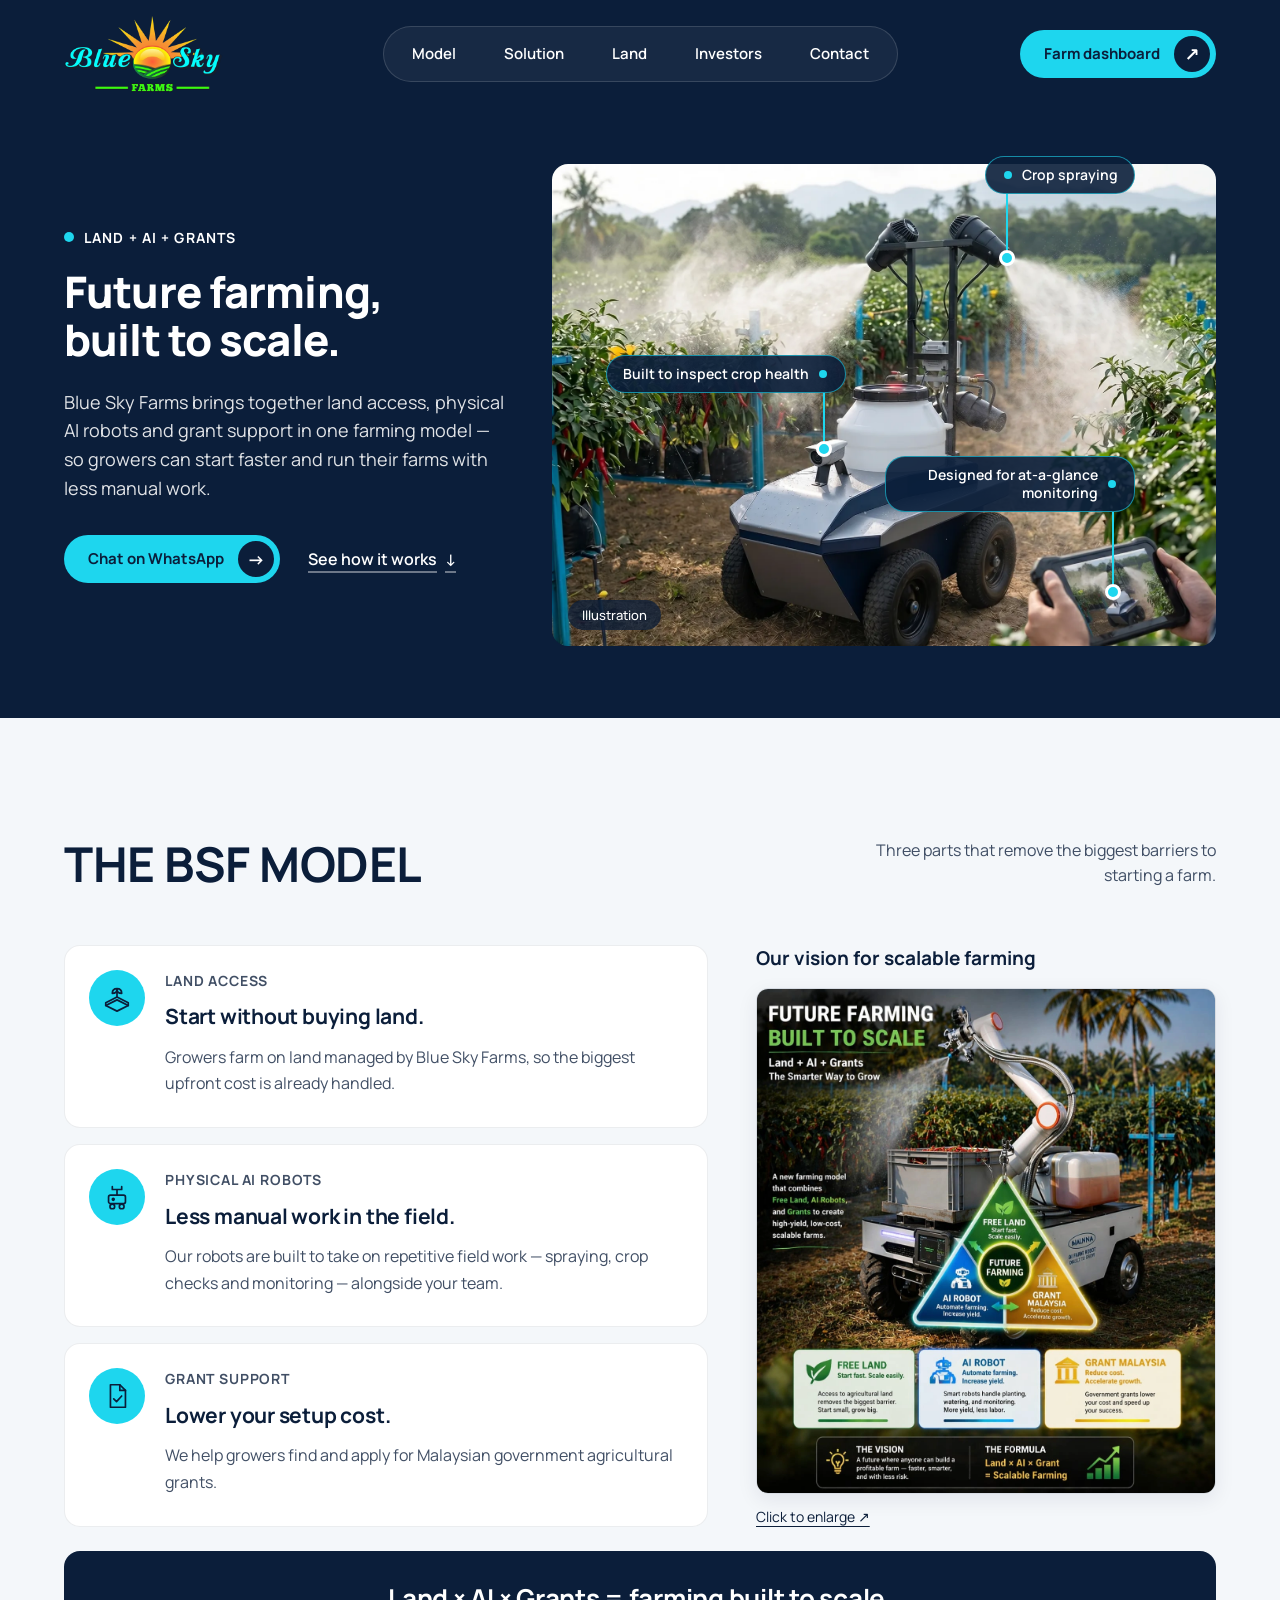
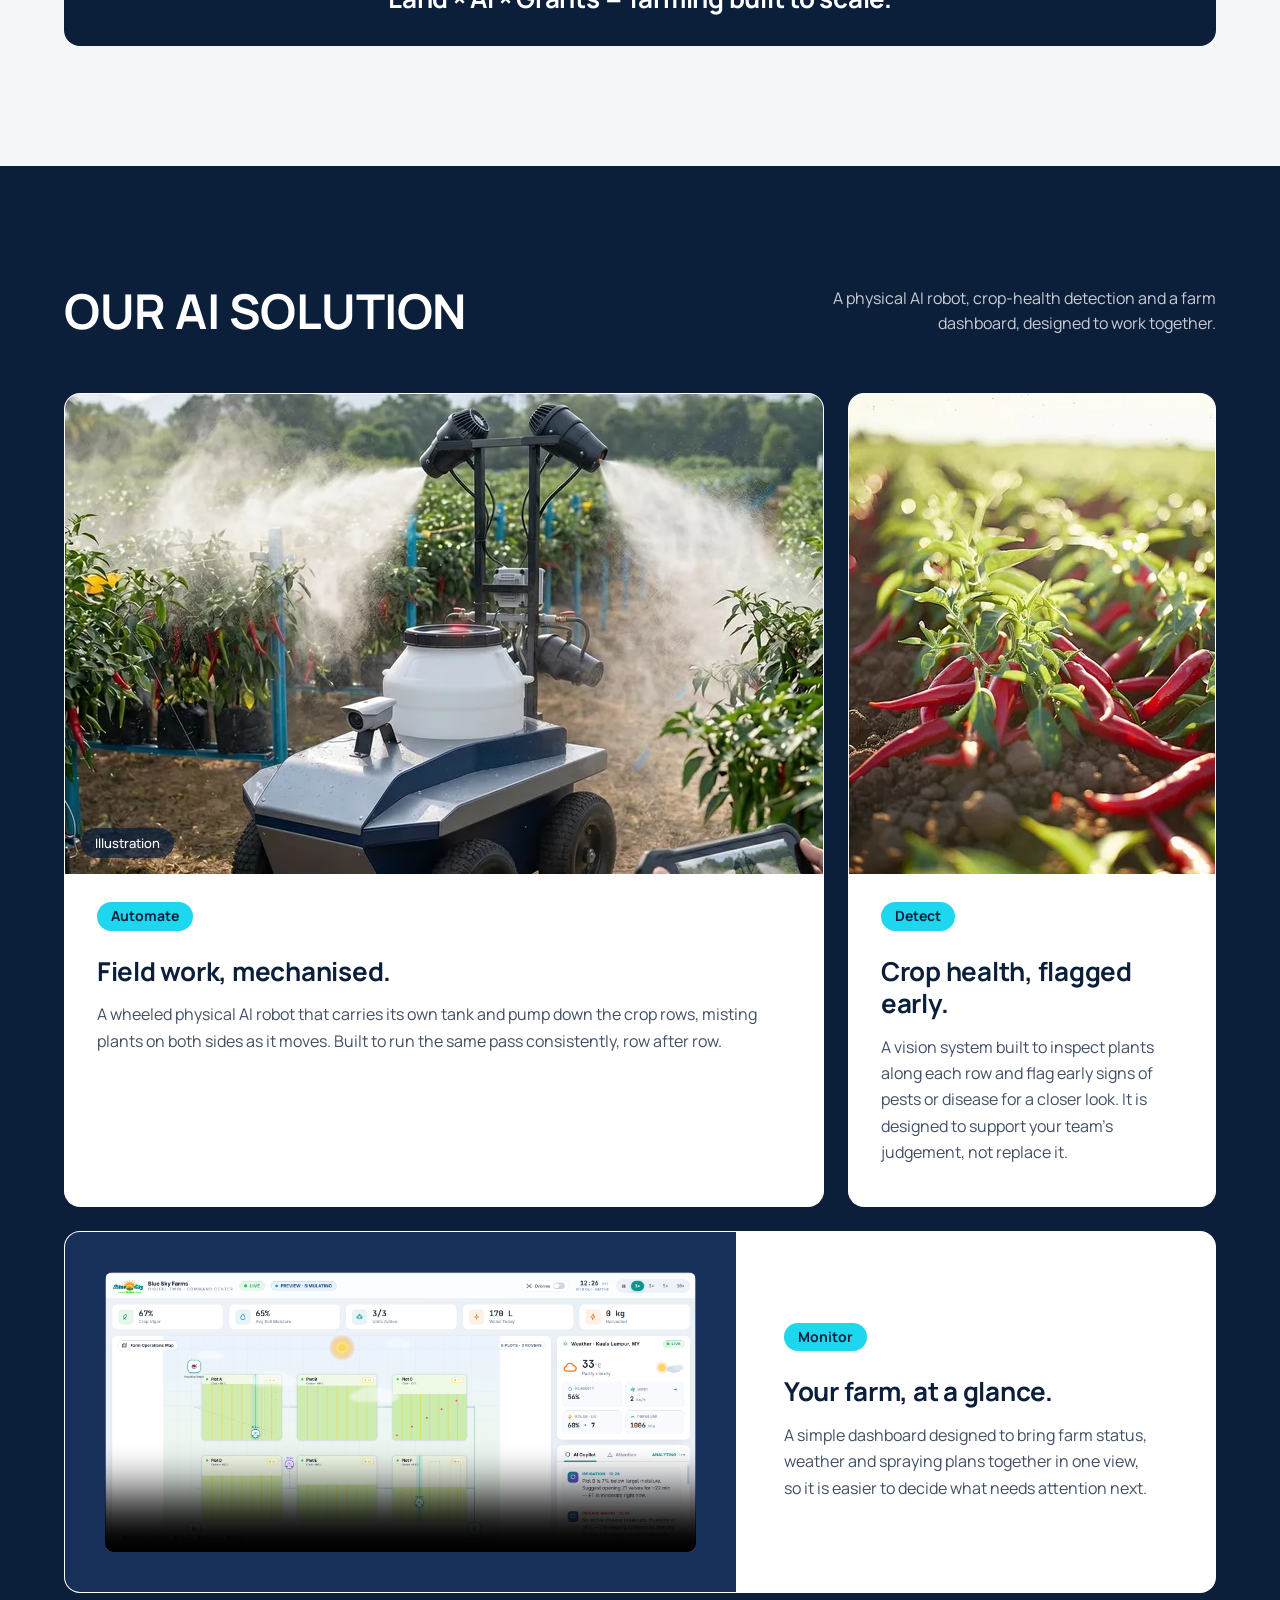
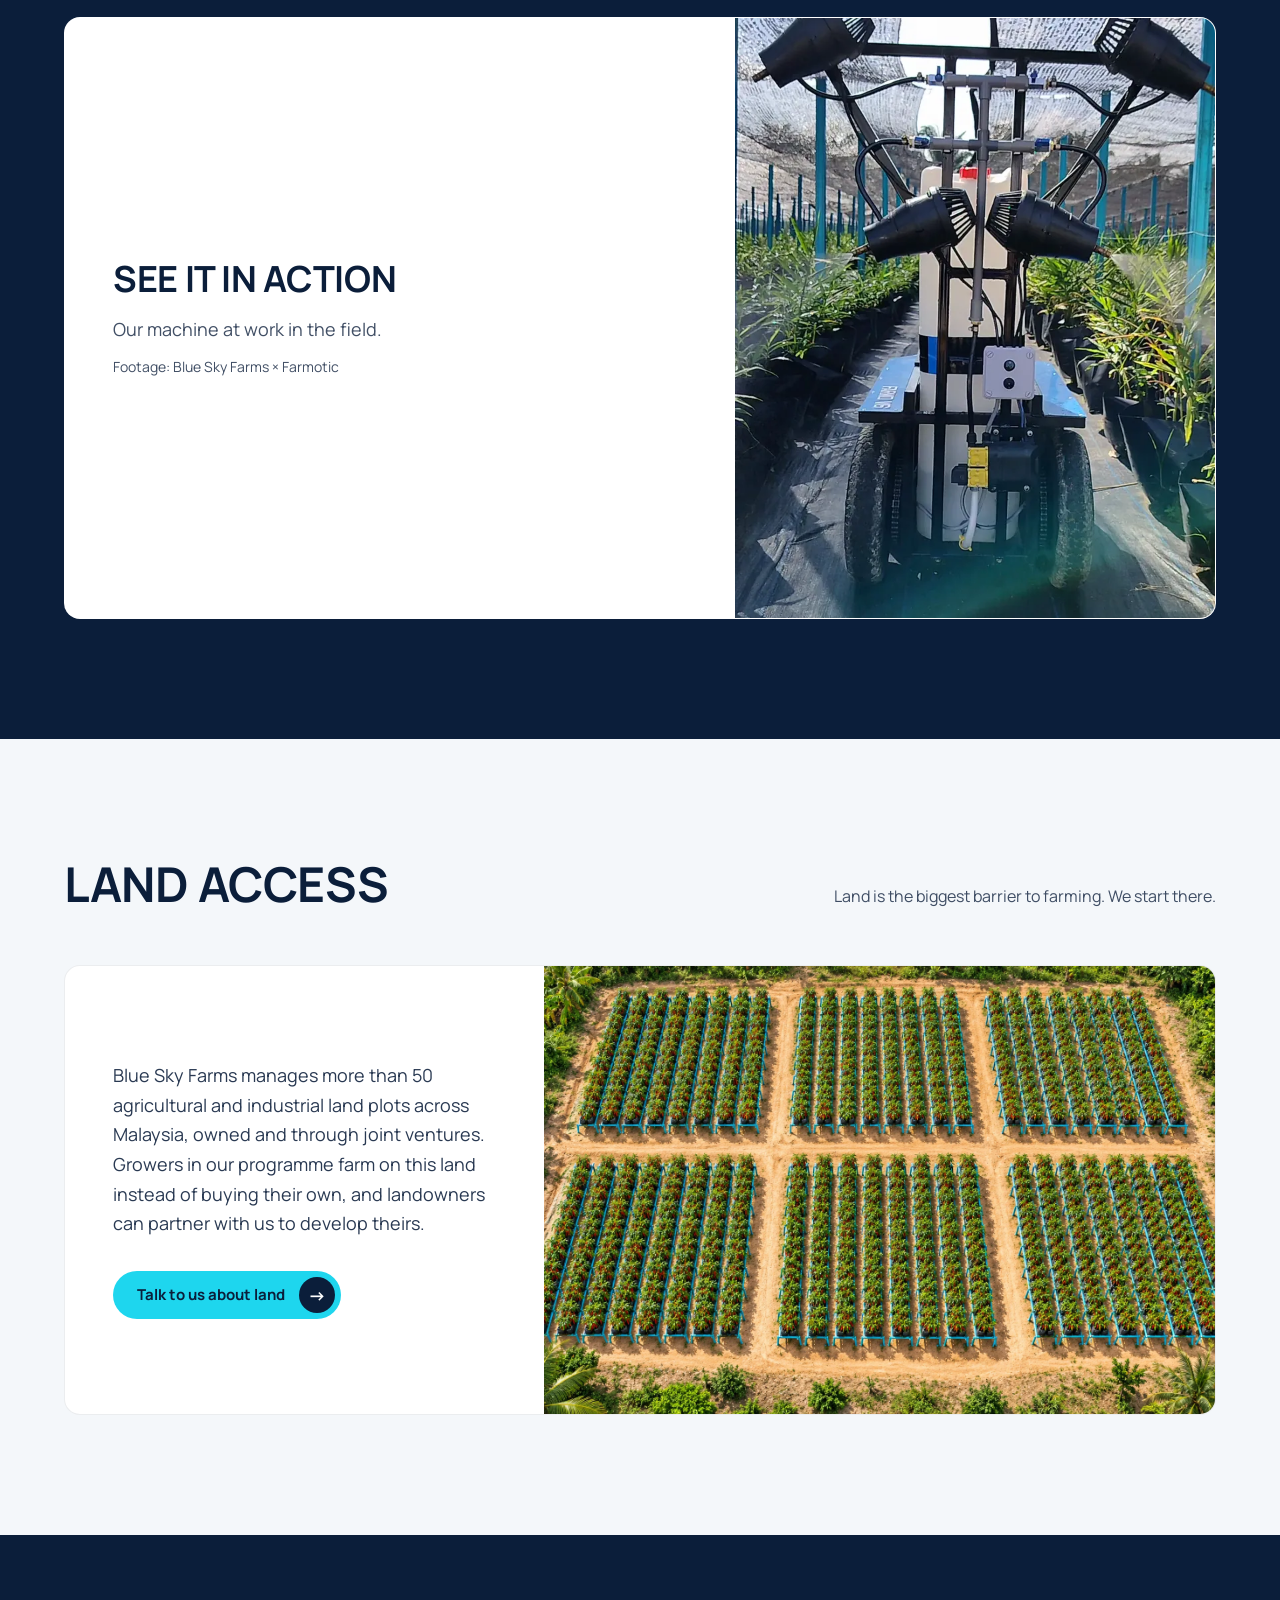
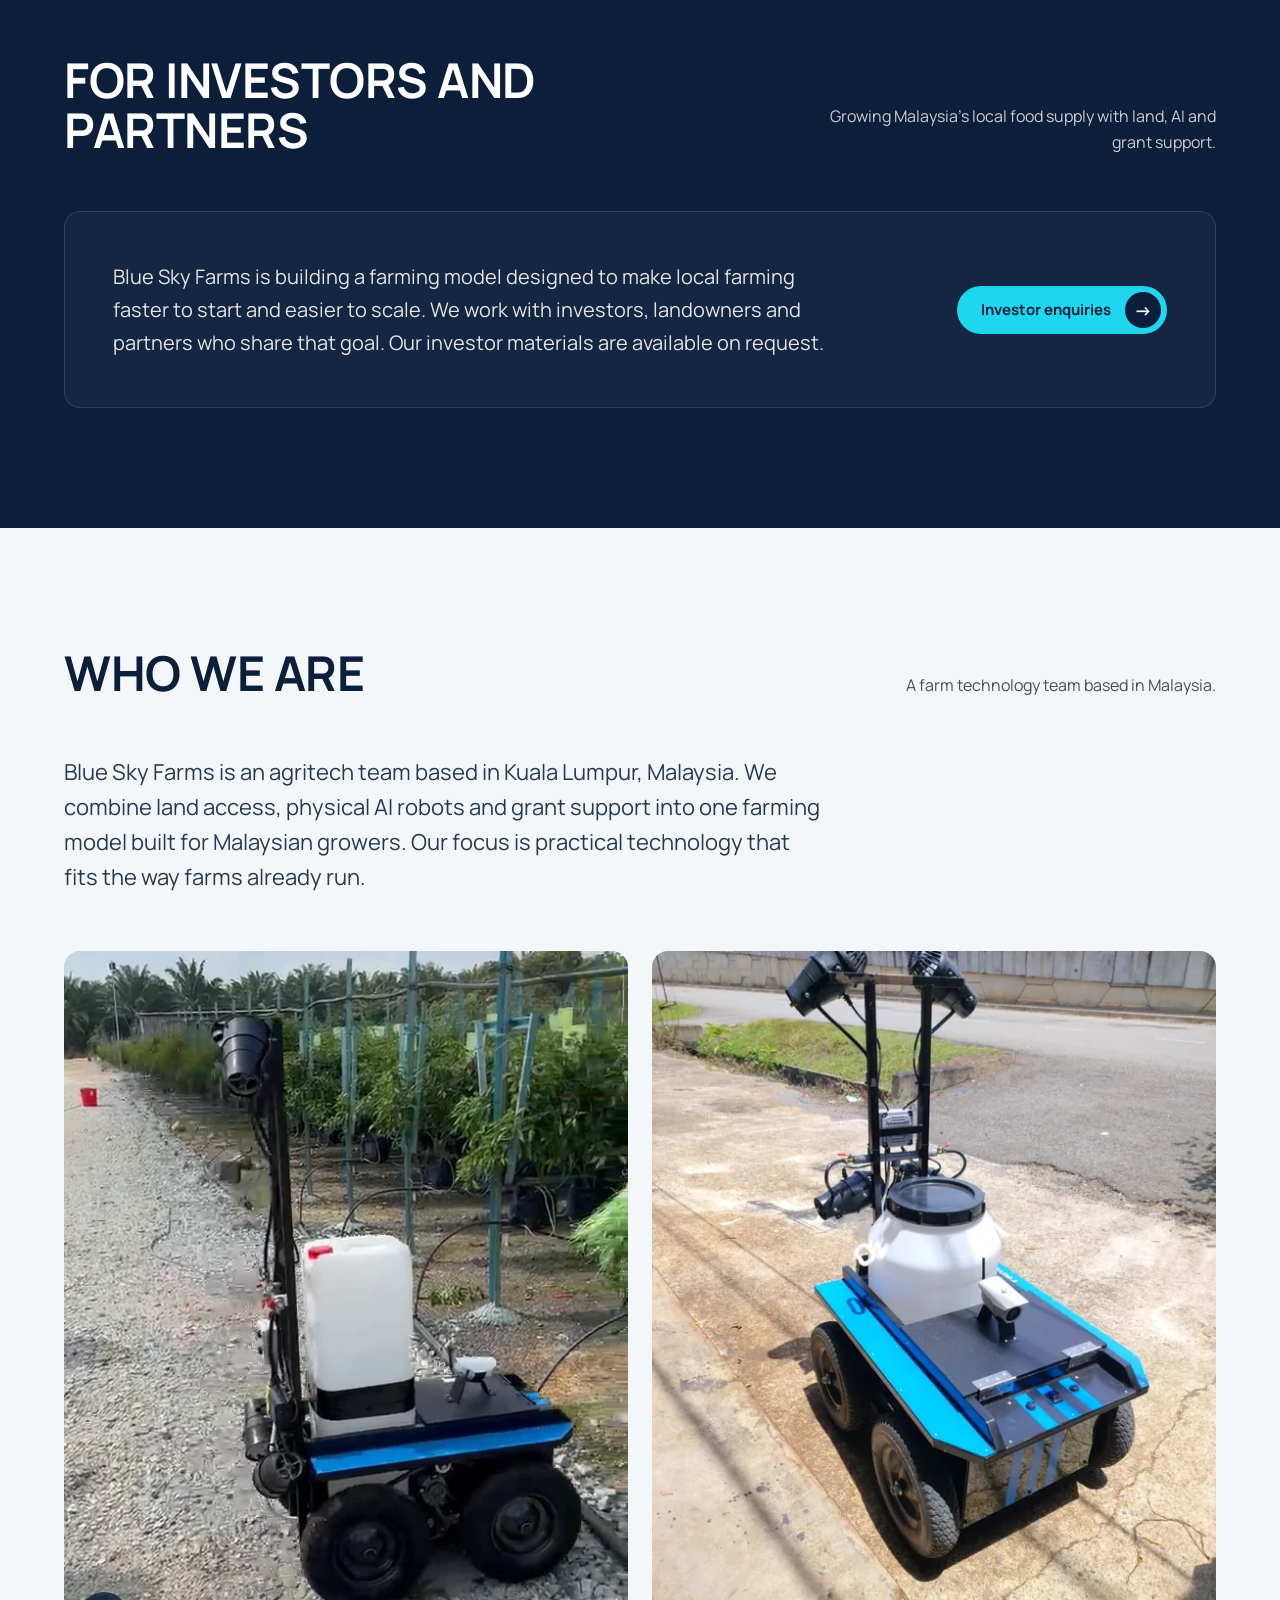
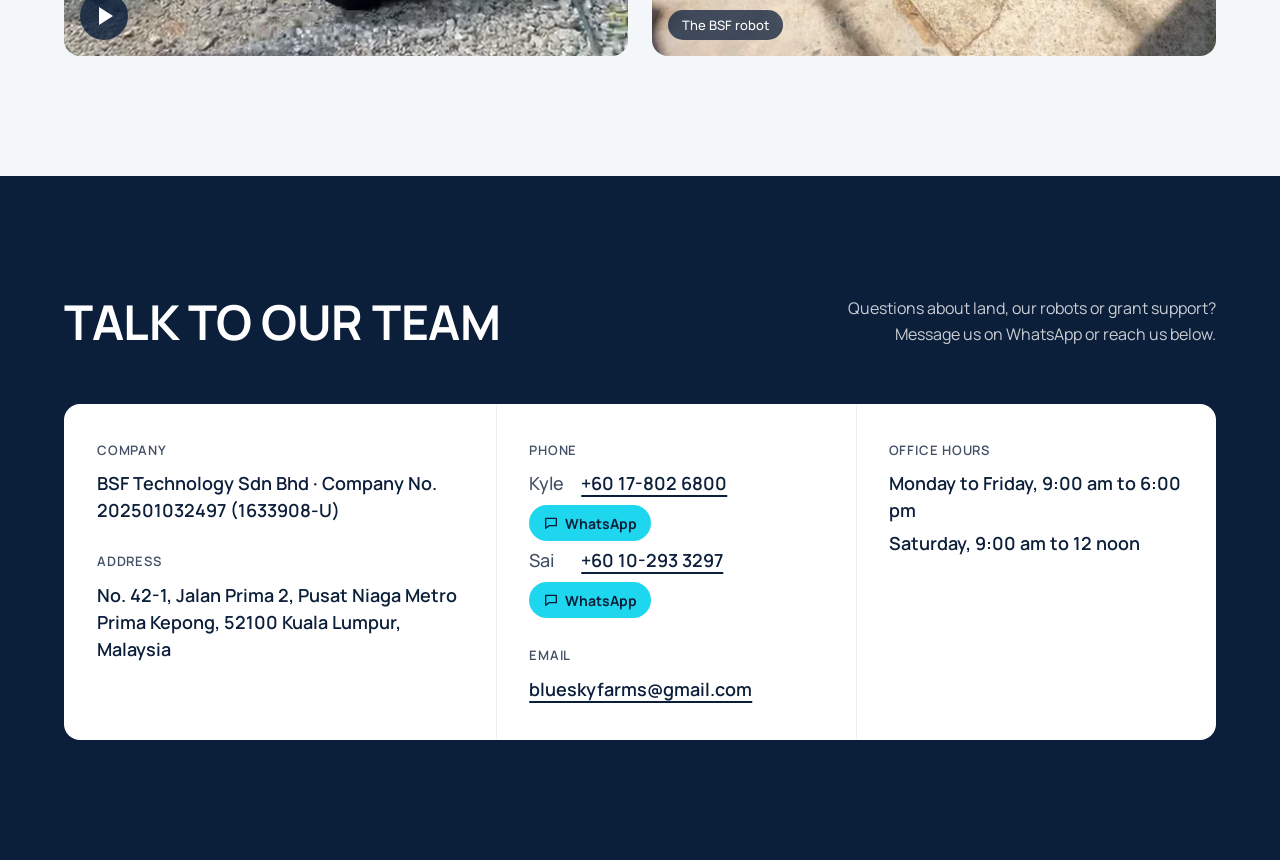
<file: index.html>
<!DOCTYPE html>
<html lang="en">
<head>
  <meta charset="utf-8">
  <meta name="viewport" content="width=device-width, initial-scale=1">
  <title>Blue Sky Farms — Land, AI robots and grant support</title>
  <meta name="description" content="Blue Sky Farms combines land access, physical AI robots and grant support into one farming model for Malaysian growers. Based in Kuala Lumpur.">

  <!-- Share preview (Open Graph) -->
  <meta property="og:type" content="website">
  <meta property="og:site_name" content="Blue Sky Farms">
  <meta property="og:title" content="Blue Sky Farms — Land, AI robots and grant support">
  <meta property="og:description" content="Blue Sky Farms combines land access, physical AI robots and grant support into one farming model for Malaysian growers. Based in Kuala Lumpur.">
  <meta property="og:url" content="https://blueskyfarm.site/">
  <meta property="og:image" content="https://blueskyfarm.site/assets/og-image.jpg">
  <meta property="og:image:width" content="1200">
  <meta property="og:image:height" content="630">
  <meta property="og:image:alt" content="Illustration of the Blue Sky Farms wheeled robot misting rows of chilli plants">
  <meta name="twitter:card" content="summary_large_image">

  <!-- Favicon: the logo's sun mark -->
  <link rel="icon" href="assets/favicon.ico" sizes="any">
  <link rel="icon" href="assets/favicon-48.png" type="image/png" sizes="48x48">
  <link rel="apple-touch-icon" href="assets/apple-touch-icon.png">

  <link rel="preconnect" href="https://fonts.googleapis.com">
  <link rel="preconnect" href="https://fonts.gstatic.com" crossorigin>
  <link rel="stylesheet" href="https://fonts.googleapis.com/css2?family=Manrope:wght@400;500;600;700;800&amp;display=swap">
  <link rel="stylesheet" href="styles.css">
</head>
<body>

  <!-- M1: Navigation -->
  <header class="band band--navy site-header">
    <nav class="canvas nav" aria-label="Main">
      <img class="nav__logo" src="assets/logo.png" alt="Blue Sky Farms" width="490" height="240">
      <ul class="nav__links">
        <li><a class="nav__link" href="#model">Model</a></li>
        <li><a class="nav__link" href="#solution">Solution</a></li>
        <li><a class="nav__link" href="#land">Land</a></li>
        <li><a class="nav__link" href="#investors">Investors</a></li>
        <li><a class="nav__link" href="#contact">Contact</a></li>
      </ul>
      <a class="cta" href="https://edu-farm-theta.vercel.app/" target="_blank" rel="noopener">Farm dashboard <span class="cta__arrow" aria-hidden="true">↗</span></a>
    </nav>
  </header>

  <main>

    <!-- M2: Hero -->
    <section class="band band--navy hero" id="hero" aria-labelledby="hero-title">
      <div class="canvas hero__grid">
        <div class="hero__copy">
          <p class="hero__eyebrow">Land + AI + Grants</p>
          <h1 class="hero__title" id="hero-title">Future farming, built to scale.</h1>
          <p class="hero__sub">Blue Sky Farms brings together land access, physical AI robots and grant support in one farming model — so growers can start faster and run their farms with less manual work.</p>
          <div class="hero__actions">
            <a class="cta" href="https://wa.me/60178026800?text=Hi%20Blue%20Sky%20Farms%2C%20I%27d%20like%20to%20know%20more%20about%20your%20farming%20model." target="_blank" rel="noopener" aria-label="Chat with Kyle on WhatsApp (opens in a new tab)">Chat on WhatsApp <span class="cta__arrow" aria-hidden="true">→</span></a>
            <a class="hero__more" href="#model">See how it works <span aria-hidden="true">↓</span></a>
          </div>
        </div>

        <figure class="hero__media">
          <div class="hero__frame">
            <img class="hero__image" src="assets/hero.webp" alt="Illustration of our wheeled physical AI robot misting rows of chilli plants, watched on a handheld tablet" width="1600" height="1161">
            <ul class="hotspots">
              <li class="hotspot hotspot--spray"><span class="hotspot__dot" aria-hidden="true"></span><span class="hotspot__line" aria-hidden="true"></span><span class="hotspot__label">Crop spraying</span></li>
              <li class="hotspot hotspot--camera hotspot--end"><span class="hotspot__dot" aria-hidden="true"></span><span class="hotspot__line" aria-hidden="true"></span><span class="hotspot__label">Built to inspect crop health</span></li>
              <li class="hotspot hotspot--tablet hotspot--end"><span class="hotspot__dot" aria-hidden="true"></span><span class="hotspot__line" aria-hidden="true"></span><span class="hotspot__label">Designed for at-a-glance monitoring</span></li>
            </ul>
          </div>
          <figcaption class="tag hero__caption">Illustration</figcaption>
        </figure>
      </div>
    </section>

    <!-- N2: The Model -->
    <section class="band band--light section" id="model" aria-labelledby="model-title">
      <div class="canvas">
        <div class="section__head">
          <h2 class="section__title" id="model-title">The BSF model</h2>
          <p class="section__desc">Three parts that remove the biggest barriers to starting a farm.</p>
        </div>

        <div class="model-layout">
        <ul class="model">
          <li class="model__card">
            <span class="model__icon"><svg viewBox="0 0 32 32" aria-hidden="true"><path d="M4 24 16 18l12 6-12 6z"/><path d="M4 24v-3l12-6 12 6v3"/><path d="M16 15V6m0 0c-3 0-5 2-5 5 3 0 5-2 5-5zm0 0c3 0 5 2 5 5-3 0-5-2-5-5z"/></svg></span>
            <h3 class="model__name">Land access</h3>
            <p class="model__line">Start without buying land.</p>
            <p class="model__body">Growers farm on land managed by Blue Sky Farms, so the biggest upfront cost is already handled.</p>
          </li>
          <li class="model__card">
            <span class="model__icon"><svg viewBox="0 0 32 32" aria-hidden="true"><rect x="7" y="14" width="18" height="9" rx="2"/><circle cx="11" cy="26" r="2.5"/><circle cx="21" cy="26" r="2.5"/><path d="M16 14V8m-5 0h10M11 8V5m10 3V5"/><circle cx="12" cy="18.5" r="1"/></svg></span>
            <h3 class="model__name">Physical AI robots</h3>
            <p class="model__line">Less manual work in the field.</p>
            <p class="model__body">Our robots are built to take on repetitive field work — spraying, crop checks and monitoring — alongside your team.</p>
          </li>
          <li class="model__card">
            <span class="model__icon"><svg viewBox="0 0 32 32" aria-hidden="true"><path d="M9 4h10l6 6v18H9z"/><path d="M19 4v6h6"/><path d="m12.5 19 3 3 5.5-6"/></svg></span>
            <h3 class="model__name">Grant support</h3>
            <p class="model__line">Lower your setup cost.</p>
            <p class="model__body">We help growers find and apply for Malaysian government agricultural grants.</p>
          </li>
        </ul>
        <figure class="model-poster">
          <h3 class="model-poster__title">Our vision for scalable farming</h3>
          <a href="assets/farming-vision-original.webp" target="_blank" rel="noopener" aria-label="Enlarge the original farming vision poster (opens in a new tab)">
            <img src="assets/farming-vision-original.webp" alt="Future farming, built to scale: original poster describing Free Land, AI Robots and Malaysian grants, with the farming model, vision and formula" width="1163" height="1280" loading="lazy">
            <span class="model-poster__link">Click to enlarge ↗</span>
          </a>
        </figure>
        </div>

        <p class="model__formula">Land × AI × Grants = farming built to scale.</p>
      </div>
    </section>

    <!-- M3: Our AI Solution -->
    <section class="band band--navy section" id="solution" aria-labelledby="solution-title">
      <div class="canvas">
        <div class="section__head">
          <h2 class="section__title" id="solution-title">Our AI solution</h2>
          <p class="section__desc">A physical AI robot, crop-health detection and a farm dashboard, designed to work together.</p>
        </div>

        <ul class="pillars">
          <li class="pillar pillar--wide">
            <div class="pillar__media">
              <img src="assets/svc-automate.webp" alt="Illustration of the robot's fan misters spraying both sides of a chilli row" width="866" height="480">
              <p class="tag media__tag">Illustration</p>
            </div>
            <div class="pillar__text">
              <h3 class="pillar__name">Automate</h3>
              <p class="pillar__line">Field work, mechanised.</p>
              <p class="pillar__body">A wheeled physical AI robot that carries its own tank and pump down the crop rows, misting plants on both sides as it moves. Built to run the same pass consistently, row after row.</p>
            </div>
          </li>
          <li class="pillar">
            <div class="pillar__media">
              <img src="assets/svc-detect.webp" alt="Ripe red chillies on plants in the field" width="420" height="480">
            </div>
            <div class="pillar__text">
              <h3 class="pillar__name">Detect</h3>
              <p class="pillar__line">Crop health, flagged early.</p>
              <p class="pillar__body">A vision system built to inspect plants along each row and flag early signs of pests or disease for a closer look. It is designed to support your team's judgement, not replace it.</p>
            </div>
          </li>
          <li class="pillar pillar--full">
            <div class="pillar__media pillar__media--monitor">
              <video class="farm-monitor-dashboard" autoplay muted loop playsinline controls preload="metadata" poster="assets/farm-monitor-dashboard.png" width="1920" height="910" aria-label="Blue Sky Farms digital twin dashboard video showing farm plots, rover movements, crop status, weather and AI Copilot alerts">
                <source src="assets/farm-monitor-dashboard.mp4" type="video/mp4">
                Your browser does not support video playback.
              </video>
            </div>
            <div class="pillar__text">
              <h3 class="pillar__name">Monitor</h3>
              <p class="pillar__line">Your farm, at a glance.</p>
              <p class="pillar__body">A simple dashboard designed to bring farm status, weather and spraying plans together in one view, so it is easier to decide what needs attention next.</p>
            </div>
          </li>
        </ul>

        <!-- M10/N9: Video row. Live: Farmotic approved the V8 clip (decision 47) -->
        <section class="inaction" id="in-action" aria-labelledby="in-action-title">
          <div class="inaction__text">
            <h2 class="inaction__title" id="in-action-title">See it in action</h2>
            <p class="inaction__desc">Our machine at work in the field.</p>
            <p class="inaction__credit">Footage: Blue Sky Farms × Farmotic</p>
          </div>
          <div class="inaction__media">
            <video class="inaction__video" autoplay muted loop playsinline preload="metadata" poster="assets/in-action-poster.webp" width="720" height="900" aria-label="Our wheeled sprayer driving down a ginger row under shade netting, misters running">
              <source src="assets/in-action.mp4" type="video/mp4">
            </video>
            <img class="inaction__poster" src="assets/in-action-poster.webp" alt="Our wheeled sprayer in a ginger row under shade netting" width="720" height="900">
          </div>
        </section>
      </div>
    </section>

    <!-- N4: Land Access -->
    <section class="band band--light section" id="land" aria-labelledby="land-title">
      <div class="canvas">
        <div class="section__head">
          <h2 class="section__title" id="land-title">Land access</h2>
          <p class="section__desc">Land is the biggest barrier to farming. We start there.</p>
        </div>

        <div class="split">
          <div class="split__text">
            <p class="split__body">Blue Sky Farms manages more than 50 agricultural and industrial land plots across Malaysia, owned and through joint ventures. Growers in our programme farm on this land instead of buying their own, and landowners can partner with us to develop theirs.</p>
            <a class="cta" href="#contact">Talk to us about land <span class="cta__arrow" aria-hidden="true">→</span></a>
          </div>
          <div class="split__media split__media--photo">
            <img src="assets/land-raised-chilli.webp" alt="Wide aerial view of six chilli farm plots, each with rows of black grow bags on elevated metal platforms, separated by access lanes" width="1200" height="800" loading="lazy">
          </div>
        </div>
      </div>
    </section>

    <!-- N5: For Investors -->
    <section class="band band--navy section" id="investors" aria-labelledby="investors-title">
      <div class="canvas">
        <div class="section__head">
          <h2 class="section__title" id="investors-title">For investors and partners</h2>
          <p class="section__desc">Growing Malaysia's local food supply with land, AI and grant support.</p>
        </div>

        <div class="investors">
          <p class="investors__body">Blue Sky Farms is building a farming model designed to make local farming faster to start and easier to scale. We work with investors, landowners and partners who share that goal. Our investor materials are available on request.</p>
          <a class="cta" href="mailto:blueskyfarms@gmail.com?subject=Investor%20enquiry">Investor enquiries <span class="cta__arrow" aria-hidden="true">→</span></a>
        </div>
      </div>
    </section>

    <!-- M4: About -->
    <section class="band band--light section" id="about" aria-labelledby="about-title">
      <div class="canvas">
        <div class="section__head">
          <h2 class="section__title" id="about-title">Who we are</h2>
          <p class="section__desc">A farm technology team based in Malaysia.</p>
        </div>

        <p class="about__body">Blue Sky Farms is an agritech team based in Kuala Lumpur, Malaysia. We combine land access, physical AI robots and grant support into one farming model built for Malaysian growers. Our focus is practical technology that fits the way farms already run.</p>

        <div class="about__pair">
          <!-- N10: hover/tap video card. Without JS the still shows. -->
          <figure class="about__media about__video">
            <img src="assets/about-robot.webp" alt="The BSF robot on a gravel path beside a crop row, with its tank and fan misters visible" width="576" height="720">
            <video muted playsinline preload="none" width="576" height="720" aria-hidden="true">
              <source src="assets/about-robot.mp4" type="video/mp4">
            </video>
            <span class="about__play" aria-hidden="true"></span>
          </figure>
          <figure class="about__media">
            <img src="assets/about-prototype.webp" alt="The BSF robot: a wheeled machine with a white tank, fan misters and a deck camera" width="576" height="720">
            <figcaption class="tag media__tag">The BSF robot</figcaption>
          </figure>
        </div>
      </div>
    </section>

    <!-- M5: Contact (also the footer) -->
    <section class="band band--navy section" id="contact" aria-labelledby="contact-title">
      <div class="canvas">
        <div class="section__head">
          <h2 class="section__title" id="contact-title">Talk to our team</h2>
          <p class="section__desc">Questions about land, our robots or grant support? Message us on WhatsApp or reach us below.</p>
        </div>

        <address class="contact">
          <div class="contact__group">
            <div class="contact__item">
              <p class="contact__label">Company</p>
              <p class="contact__value">BSF Technology Sdn Bhd · Company No. 202501032497 (1633908-U)</p>
            </div>
            <div class="contact__item">
              <p class="contact__label">Address</p>
              <p class="contact__value">No. 42-1, Jalan Prima 2, Pusat Niaga Metro Prima Kepong, 52100 Kuala Lumpur, Malaysia</p>
            </div>
          </div>
          <div class="contact__group">
            <div class="contact__item">
              <p class="contact__label">Phone</p>
              <p class="contact__value contact__person"><span class="contact__name">Kyle</span> <a class="contact__link" href="tel:+60178026800">+60 17-802 6800</a> <a class="contact__wa" href="https://wa.me/60178026800?text=Hi%20Blue%20Sky%20Farms%2C%20I%27d%20like%20to%20know%20more%20about%20your%20farming%20model." target="_blank" rel="noopener" aria-label="Chat with Kyle on WhatsApp (opens in a new tab)"><svg viewBox="0 0 24 24" aria-hidden="true"><path d="M4 5h16v11H9l-5 4z"/></svg>WhatsApp</a></p>
              <p class="contact__value contact__person"><span class="contact__name">Sai</span> <a class="contact__link" href="tel:+60102933297">+60 10-293 3297</a> <a class="contact__wa" href="https://wa.me/60102933297?text=Hi%20Blue%20Sky%20Farms%2C%20I%27d%20like%20to%20know%20more%20about%20your%20farming%20model." target="_blank" rel="noopener" aria-label="Chat with Sai on WhatsApp (opens in a new tab)"><svg viewBox="0 0 24 24" aria-hidden="true"><path d="M4 5h16v11H9l-5 4z"/></svg>WhatsApp</a></p>
            </div>
            <div class="contact__item">
              <p class="contact__label">Email</p>
              <p class="contact__value"><a class="contact__link" href="mailto:blueskyfarms@gmail.com">blueskyfarms@gmail.com</a></p>
            </div>
          </div>
          <div class="contact__group">
            <div class="contact__item">
              <p class="contact__label">Office hours</p>
              <p class="contact__value">Monday to Friday, 9:00 am to 6:00 pm</p>
              <p class="contact__value">Saturday, 9:00 am to 12 noon</p>
            </div>
          </div>
        </address>
      </div>
    </section>

  </main>

  <!-- N10: the only script on the page (PRD v3.x §2, §4.7). Plays the About clip on hover, tap or Enter/Space. -->
  <script>
    (() => {
      const card = document.querySelector('.about__video');
      if (!card) return;
      const video = card.querySelector('video');
      const reduce = matchMedia('(prefers-reduced-motion: reduce)');
      const hover = matchMedia('(hover: hover) and (pointer: fine)');
      card.tabIndex = 0;
      card.setAttribute('role', 'button');
      card.setAttribute('aria-label', 'Play a short clip of the BSF robot');
      card.setAttribute('aria-pressed', 'false');
      const stop = () => {
        video.pause();
        video.currentTime = 0;
        card.classList.remove('is-playing');
        card.setAttribute('aria-pressed', 'false');
      };
      const play = () => {
        video.currentTime = 0;
        card.classList.add('is-playing');
        card.setAttribute('aria-pressed', 'true');
        video.play().catch(stop);
      };
      const toggle = () => (card.classList.contains('is-playing') ? stop() : play());
      const hoverOk = () => hover.matches && !reduce.matches;
      card.addEventListener('mouseenter', () => { if (hoverOk()) play(); });
      card.addEventListener('mouseleave', () => { if (hoverOk()) stop(); });
      card.addEventListener('click', () => { if (!hoverOk()) toggle(); });
      card.addEventListener('keydown', (e) => {
        if (e.key === 'Enter' || e.key === ' ') { e.preventDefault(); toggle(); }
      });
      video.addEventListener('ended', stop);
    })();
  </script>
</body>
</html>
</file>
<file: styles.css>
/* ---------- Tokens (PRD §4.4) ---------- */
:root {
  --navy: #0B1E3A;
  --accent: #1ED6EE;   /* fills, labels, CTA background only; never text on white */
  --light: #F4F7FA;
  --white: #FFFFFF;

  --canvas: 1440px;
  --gutter: 64px;
  --radius: 16px;
  --pill: 999px;

  --font: "Manrope", system-ui, sans-serif;
}

/* ---------- Base + canvas (M7: 1440 design, fluid below) ---------- */
*,
*::before,
*::after {
  box-sizing: border-box;
}

html {
  scroll-behavior: smooth;
}

body {
  margin: 0;
  background: var(--navy);
  color: var(--navy);
  font-family: var(--font);
  font-size: 16px;
  line-height: 1.5;
}

img {
  display: block;
}

/* Bands span the full window; .canvas holds content at 1440 */
.band {
  width: 100%;
}

.band--navy {
  background: var(--navy);
  color: var(--white);
}

.band--light {
  background: var(--light);
  color: var(--navy);
}

.canvas {
  width: 100%;
  max-width: var(--canvas);
  margin: 0 auto;
  padding: 0 var(--gutter);
}

:focus-visible {
  outline: 2px solid var(--accent);
  outline-offset: 3px;
}

/* ---------- M1: Navigation ---------- */
.nav {
  display: grid;
  grid-template-columns: 1fr auto 1fr;
  align-items: center;
  height: 108px;
}

.nav__logo {
  width: auto;
  height: 78px;
}

.nav .cta {
  justify-self: end;
}

.nav__links {
  display: flex;
  gap: 4px;
  margin: 0;
  padding: 6px;
  list-style: none;
  border: 1px solid rgba(255, 255, 255, 0.14);
  border-radius: var(--pill);
  background: rgba(255, 255, 255, 0.05);
}

.nav__link {
  display: block;
  padding: 10px 22px;
  border-radius: var(--pill);
  color: var(--white);
  font-size: 15px;
  font-weight: 600;
  text-decoration: none;
  text-underline-offset: 6px;
  text-decoration-thickness: 2px;
}

.nav__link:hover {
  background: rgba(255, 255, 255, 0.1);
  text-decoration-line: underline;
}

/* Pill CTA with arrow (shared by nav and hero) */
.cta {
  display: inline-flex;
  align-items: center;
  gap: 14px;
  padding: 6px 6px 6px 24px;
  border-radius: var(--pill);
  background: var(--accent);
  color: var(--navy);
  font-size: 15px;
  font-weight: 700;
  text-decoration: none;
}

.cta__arrow {
  display: grid;
  place-items: center;
  width: 36px;
  height: 36px;
  border-radius: var(--pill);
  background: var(--navy);
  color: var(--white);
  font-size: 18px;
  line-height: 1;
}

.cta:hover {
  background: var(--white);
}

/* ---------- M2: Hero ---------- */
.hero {
  padding: 56px 0 72px;
}

.hero__grid {
  display: grid;
  grid-template-columns: minmax(300px, 440px) minmax(0, 1fr);
  gap: 48px;
  align-items: center;
}

.hero__copy {
  max-width: 440px;
}

.hero__title {
  margin: 0;
  color: var(--white);
  font-size: clamp(36px, 3.4vw, 48px);
  font-weight: 800;
  line-height: 1.1;
  letter-spacing: -0.02em;
  text-wrap: balance;
}

.hero__sub {
  margin: 24px 0 32px;
  color: rgba(255, 255, 255, 0.88);
  font-size: 18px;
  line-height: 1.6;
}

.hero__media {
  position: relative;
  margin: 0;
}

/* The frame has the image's exact ratio, so hotspot percentages map onto
   the same point of the render at every width. */
.hero__frame {
  position: relative;
  aspect-ratio: 1600 / 1161;
  border-radius: var(--radius);
  background: var(--navy);
}

.hero__image {
  width: 100%;
  height: 100%;
  border-radius: var(--radius);
  object-fit: cover;
}

.hero__caption {
  position: absolute;
  bottom: 16px;
  left: 16px;
}

/* Callout labels. Each .hotspot box sits exactly on its part (percent of the
   frame); the line runs up from the dot and the label sits on top of it.
   Positions are tied to the current assets/hero.webp crop (BSF_prototype_image2.png
   cropped to 2304x1672). If the image or crop changes, re-measure them. */
.hotspots {
  margin: 0;
  padding: 0;
  list-style: none;
}

.hotspot {
  position: absolute;
  width: 0;
  height: 0;
  --len: 56px;
}

.hotspot--spray  { left: 68.5%; top: 19.6%; --len: 64px; }   /* right fan mister outlet */
.hotspot--camera { left: 41%;   top: 59.1%; }                /* deck camera */
.hotspot--tablet { left: 84.5%; top: 88.9%; --len: 80px; }   /* tablet in hand */

.hotspot__dot {
  position: absolute;
  top: -8px;
  left: -8px;
  width: 16px;
  height: 16px;
  border: 3px solid var(--white);
  border-radius: var(--pill);
  background: var(--accent);
}

.hotspot__line {
  position: absolute;
  bottom: 8px;
  left: -1px;
  width: 2px;
  height: calc(var(--len) - 8px);
  background: var(--accent);
}

.hotspot__label {
  position: absolute;
  bottom: var(--len);
  left: -22px;
  display: flex;
  align-items: center;
  gap: 10px;
  width: max-content;
  max-width: 250px;
  padding: 9px 16px 9px 18px;
  border: 1px solid rgba(30, 214, 238, 0.6);
  border-radius: 20px;
  background: rgba(11, 30, 58, 0.9);
  color: var(--white);
  font-size: 14px;
  font-weight: 600;
  line-height: 1.3;
}

.hotspot__label::before {   /* marker lines up with the connector */
  content: "";
  flex: none;
  width: 8px;
  height: 8px;
  border-radius: var(--pill);
  background: var(--accent);
}

/* Labels that sit to the left of their dot */
.hotspot--end .hotspot__label {
  left: auto;
  right: -22px;
  flex-direction: row-reverse;
  padding: 9px 18px 9px 16px;
  text-align: right;
}

/* Fluid range: below 1100px the two columns get too narrow for the labels,
   so the copy sits above a full-width image. (Mobile, <= 900px, is step 5.) */
@media (max-width: 1100px) {
  .hero__grid {
    grid-template-columns: minmax(0, 1fr);
    gap: 40px;
  }

  .hero__copy {
    max-width: 640px;
  }
}

/* "Concept render" tag: shared by the hero and every image showing the machine */
.tag {
  margin: 0;
  padding: 6px 14px;
  border-radius: var(--pill);
  background: rgba(11, 30, 58, 0.75);
  color: var(--white);
  font-size: 13px;
  font-weight: 500;
  line-height: 1.4;
}

.media__tag {
  position: absolute;
  bottom: 16px;
  left: 16px;
}

/* ---------- Section heading row (Paulvante rhythm) ---------- */
.section {
  padding: 120px 0;
}

.section__head {
  display: flex;
  align-items: flex-end;
  justify-content: space-between;
  gap: 64px;
  margin-bottom: 56px;
}

.section__title {
  margin: 0;
  font-size: 48px;
  font-weight: 700;
  line-height: 1.05;
  letter-spacing: -0.01em;
  text-transform: uppercase;
}

.section__desc {
  max-width: 400px;
  margin: 0;
  color: rgba(11, 30, 58, 0.78);
  font-size: 16px;
  line-height: 1.6;
  text-align: right;
}

/* ---------- M3: Services ---------- */
/* Bento (v1.3 §4.7): row 1 = Automate (2 of 3 columns) + Detect;
   row 2 = Monitor across the full width, schematic beside the text. */
.pillars {
  display: grid;
  grid-template-columns: repeat(3, minmax(0, 1fr));
  gap: 24px;
  margin: 0;
  padding: 0;
  list-style: none;
}

.pillar {
  display: flex;
  flex-direction: column;
  overflow: hidden;         /* media takes the card's top corners */
  border: 1px solid rgba(11, 30, 58, 0.08);
  border-radius: var(--radius);
  background: var(--white);
}

.pillar--wide {
  grid-column: span 2;
}

.pillar--full {
  grid-column: 1 / -1;
  display: grid;
  grid-template-columns: minmax(0, 7fr) minmax(0, 5fr);
}

.pillar__media {
  position: relative;
  height: 480px;
}

.pillar__media img {
  width: 100%;
  height: 100%;
  object-fit: cover;
}

.pillar__text {
  padding: 28px 32px 40px;
}

.pillar--full .pillar__text {
  align-self: center;
  max-width: 460px;
  padding: 48px;
}

/* ---------- Field-map schematic (v1.3 §4.6) ----------
   Top-down view of crop rows. Words: the title and the three legend labels
   only; row labels are letters. Colours: shades of accent and navy only. */
.pillar__media--monitor {
  display: grid;
  place-items: center;
  height: auto;
  min-height: 360px;
  padding: 40px;
  background: var(--navy);
}

.field {
  --spray: var(--accent);
  --weather: rgba(30, 214, 238, 0.35);
  --checks: #3B5A8A;           /* lighter shade of --navy */
  --bed: #E9EEF4;
  width: 100%;
  max-width: 520px;
  padding: 24px 28px 26px;
  border-radius: var(--radius);
  background: var(--white);
  color: var(--navy);
}

.field__title {
  display: flex;
  align-items: center;
  gap: 10px;
  margin: 0 0 18px;
  font-size: 17px;
  font-weight: 700;
}

.field__title::before {
  content: "";
  width: 10px;
  height: 10px;
  border-radius: var(--pill);
  background: var(--accent);
}

.field__rows {
  display: grid;
  gap: 8px;
  margin: 0;
  padding: 0;
  list-style: none;
}

.field__row {
  display: grid;
  grid-template-columns: 16px 1fr;
  align-items: center;
  gap: 10px;
}

.field__letter {
  color: rgba(11, 30, 58, 0.78);
  font-size: 11px;
  font-weight: 700;
  text-align: center;
}

/* Raised growing racks keep the plants visible independently of status colours. */
.field__bed {
  display: block;
  border-left: 5px solid var(--bed);
  border-radius: 4px;
  padding: 0 4px;
  background: #f7f5ef;
}
.field__bed img {
  display: block;
  width: 100%;
  height: auto;
}
.field__row--spray .field__bed { border-left-color: var(--spray); }
.field__row--weather .field__bed { border-left-color: #a9edf5; }
.field__row--checks .field__bed { border-left-color: var(--checks); }

.field__legend {
  display: flex;
  flex-wrap: wrap;
  gap: 8px 20px;
  margin: 18px 0 0;
  padding: 16px 0 0;
  border-top: 1px solid rgba(11, 30, 58, 0.08);
  list-style: none;
  font-size: 13px;
  font-weight: 600;
}

.field__key {
  display: flex;
  align-items: center;
  gap: 8px;
}

.field__key::before {
  content: "";
  width: 12px;
  height: 12px;
  border-radius: 4px;
}

.field__key--spray::before   { background: var(--spray); }
.field__key--weather::before { background: var(--weather); }
.field__key--checks::before  { background: var(--checks); }

.pillar__name {             /* accent fill, navy text: never accent text on white */
  display: inline-block;
  margin: 0;
  padding: 6px 14px;
  border-radius: var(--pill);
  background: var(--accent);
  color: var(--navy);
  font-size: 14px;
  font-weight: 700;
  line-height: 1.2;
}

.pillar__line {
  margin: 24px 0 14px;
  color: var(--navy);
  font-size: 26px;
  font-weight: 700;
  line-height: 1.25;
  letter-spacing: -0.01em;
}

.pillar__body {
  margin: 0;
  color: rgba(11, 30, 58, 0.78);
  font-size: 16px;
  line-height: 1.65;
}

/* Section heading row on a navy band */
.band--navy .section__desc {
  color: rgba(255, 255, 255, 0.78);
}

/* ---------- M10: Video row (last row of the Services band) ----------
   The wrapper ships with the hidden attribute until Farmotic's written OK. */
[hidden] {
  display: none !important;
}

.inaction {
  display: grid;
  grid-template-columns: minmax(0, 1fr) auto;   /* text takes what the video leaves */
  align-items: stretch;
  overflow: hidden;   /* card radius clips the video's outer corners */
  margin-top: 24px;
  border: 1px solid rgba(11, 30, 58, 0.08);
  border-radius: var(--radius);
  background: var(--white);
}

.inaction__text {
  align-self: center;
  max-width: 520px;
  padding: 48px;
}

.inaction__title {
  margin: 0;
  color: var(--navy);
  font-size: 36px;
  font-weight: 700;
  line-height: 1.1;
  letter-spacing: -0.01em;
  text-transform: uppercase;
}

.inaction__desc {
  margin: 16px 0 0;
  color: rgba(11, 30, 58, 0.78);
  font-size: 18px;
  line-height: 1.6;
}

.inaction__credit {
  margin: 12px 0 0;
  color: rgba(11, 30, 58, 0.78);
  font-size: 14px;
}

/* The column is exactly the video: 4:5 at 600px tall (the cap), edge to edge */
.inaction__media {
  display: block;
  padding: 0;
}

.inaction__video,
.inaction__poster {
  display: block;
  width: auto;
  height: 600px;
  aspect-ratio: 4 / 5;
  object-fit: cover;
  background: var(--navy);
}

.inaction__poster {
  display: none;
}

/* Reduced motion: no moving video, show the still instead */
@media (prefers-reduced-motion: reduce) {
  .inaction__video  { display: none; }
  .inaction__poster { display: block; }
}

/* ---------- M4: About ---------- */
.about__body {
  max-width: 760px;
  margin: 0 0 56px;
  color: rgba(255, 255, 255, 0.9);
  font-size: 22px;
  line-height: 1.6;
}

.about__pair {
  display: grid;
  grid-template-columns: 800fr 488fr;
  gap: 24px;
}

.about__media {
  position: relative;
  margin: 0;
}

.about__media img {
  width: 100%;
  height: auto;
  aspect-ratio: auto 800 / 560;
  border-radius: var(--radius);
  object-fit: cover;
}

/* ---------- M5: Contact (also the footer) ---------- */
.contact {
  display: grid;
  grid-template-columns: minmax(0, 1.2fr) minmax(0, 1fr) minmax(0, 1fr);
  margin: 0;
  border: 1px solid rgba(11, 30, 58, 0.08);
  border-radius: var(--radius);
  background: var(--white);
  font-style: normal;
}

.contact__group {
  display: grid;
  align-content: start;
  gap: 28px;
  padding: 36px 32px;
}

.contact__group + .contact__group {
  border-left: 1px solid rgba(11, 30, 58, 0.08);
}

.contact__label {
  margin: 0 0 10px;
  color: rgba(11, 30, 58, 0.78);
  font-size: 13px;
  font-weight: 600;
  letter-spacing: 0.06em;
  text-transform: uppercase;
}

.contact__value {
  margin: 0;
  color: var(--navy);
  font-size: 18px;
  font-weight: 600;
  line-height: 1.5;
}

.contact__value + .contact__value {
  margin-top: 6px;
}

/* Two named phone contacts: name column, then the number */
.contact__person {
  display: flex;
  align-items: baseline;
  gap: 12px;
}

.contact__name {
  min-width: 40px;
  color: rgba(11, 30, 58, 0.78);
  font-weight: 500;
}

/* Always underlined so they read as links; no hover change (S1).
   Navy, not cyan: cyan is too faint on the light band. */
.contact__link {
  color: var(--navy);
  text-decoration: underline;
  text-decoration-color: var(--navy);
  text-decoration-thickness: 2px;
  text-underline-offset: 5px;
}

/* The global cyan focus ring disappears on the light band, so use navy here */
.contact__link:focus-visible {
  outline: 2px solid var(--navy);
  outline-offset: 4px;
  border-radius: 4px;
}

/* ---------- S4: Scroll reveal ----------
   CSS only, progressive enhancement. Nav and hero are never animated.
   Without scroll-timeline support, or with reduced motion on, none of this
   applies and everything is simply visible. The range ends at "entry 100%",
   i.e. once an element is fully on screen it is at full opacity, so content
   at the bottom of the page can't get stuck mid-fade. */
@supports (animation-timeline: view()) {
  @media (prefers-reduced-motion: no-preference) {
    .section__head,
    .pillar,
    .model__card,
    .model__formula,
    .split,
    .investors,
    .about__body,
    .about__media,
    .inaction,
    .contact {
      animation: reveal linear both;
      animation-timeline: view();
      animation-range: entry 0% entry 100%;
    }

    @keyframes reveal {
      from {
        opacity: 0;
        transform: translateY(24px);
      }
      to {
        opacity: 1;
        transform: none;
      }
    }
  }
}

/* ---------- M7: Mobile (<= 900px): single column ---------- */
@media (max-width: 900px) {
  :root {
    --gutter: 20px;
  }

  /* Nav: logo and CTA only (no hamburger, no JS) */
  .nav {
    grid-template-columns: auto auto;
    justify-content: space-between;
    height: 80px;
  }

  .nav__logo {
    height: 56px;
  }

  .nav__links {
    display: none;
  }

  .cta {
    min-height: 48px;
    font-size: 16px;
  }

  /* Hero: image -> H1 / subhead / CTA -> the three labels as a plain list.
     The figure and frame dissolve (display: contents) so their children can
     be reordered alongside the copy. */
  .hero {
    padding: 8px 0 56px;
  }

  .hero__grid {
    display: flex;
    flex-direction: column;
    gap: 0;
  }

  .hero__media,
  .hero__frame {
    display: contents;
  }

  .hero__image {
    order: 1;
    height: auto;
    aspect-ratio: 1600 / 1161;
  }

  .hero__caption {
    order: 2;
    position: relative;
    bottom: auto;
    left: auto;
    align-self: flex-start;
    margin: -44px 0 0 12px;     /* sits over the image's bottom-left corner */
  }

  .hero__copy {
    order: 3;
    max-width: none;
    margin-top: 32px;
  }

  .hero__title {
    font-size: 34px;
  }

  .hero__sub {
    margin: 16px 0 28px;
  }

  .hotspots {
    order: 4;
    display: grid;
    gap: 10px;
    margin-top: 32px;
  }

  .hotspot,
  .hotspot--end {
    position: static;
    width: auto;
    height: auto;
  }

  .hotspot__dot,
  .hotspot__line {
    display: none;
  }

  .hotspot__label,
  .hotspot--end .hotspot__label {
    position: static;
    flex-direction: row;
    width: auto;
    max-width: none;
    padding: 12px 16px;
    border-radius: 12px;
    font-size: 16px;
    text-align: left;
  }

  /* Section heads stack */
  .section {
    padding: 64px 0;
  }

  .section__head {
    flex-direction: column;
    align-items: flex-start;
    gap: 12px;
    margin-bottom: 32px;
  }

  .section__title {
    font-size: 34px;
  }

  .section__desc {
    max-width: none;
    text-align: left;
  }

  /* Services: Automate, Detect, Monitor, then the video row */
  .pillars {
    grid-template-columns: minmax(0, 1fr);
    gap: 20px;
  }

  .pillar--wide {
    grid-column: auto;
  }

  .pillar--full {
    grid-template-columns: minmax(0, 1fr);
  }

  .pillar__media {
    height: 260px;
  }

  .pillar__media--monitor {
    height: auto;
    min-height: 0;
    padding: 24px 20px;
  }

  .field {
    padding: 20px;
  }

  .pillar__text,
  .pillar--full .pillar__text {
    max-width: none;
    padding: 24px 24px 32px;
  }

  .pillar__line {
    font-size: 22px;
  }

  .inaction {
    grid-template-columns: minmax(0, 1fr);
    margin-top: 20px;
  }

  .inaction__text {
    max-width: none;
    padding: 28px 24px;
  }

  .inaction__title {
    font-size: 28px;
  }

  .inaction__credit {
    font-size: 16px;
  }

  .inaction__media {
    padding: 0;
  }

  .inaction__video,
  .inaction__poster {
    width: 100%;
    height: auto;
  }

  /* About: pair stacks */
  .about__body {
    margin-bottom: 32px;
    font-size: 18px;
  }

  .about__pair {
    grid-template-columns: minmax(0, 1fr);
    gap: 20px;
  }

  /* Contact: one column; links are full 44px+ tap targets */
  .contact {
    grid-template-columns: minmax(0, 1fr);
  }

  .contact__group {
    gap: 24px;
    padding: 28px 24px;
  }

  .contact__group + .contact__group {
    border-top: 1px solid rgba(11, 30, 58, 0.08);
    border-left: 0;
  }

  .contact__link {
    display: inline-flex;
    align-items: center;
    min-height: 44px;
  }

  .contact__person {
    align-items: center;
  }

  .contact__value + .contact__person {
    margin-top: 0;
  }
}

/* ---------- v3.0 hero additions: eyebrow and secondary link ---------- */
.hero__eyebrow {
  display: flex;
  align-items: center;
  gap: 10px;
  margin: 0 0 20px;
  color: var(--white);
  font-size: 14px;
  font-weight: 700;
  letter-spacing: 0.08em;
  text-transform: uppercase;
}

.hero__eyebrow::before {
  content: "";
  width: 10px;
  height: 10px;
  border-radius: var(--pill);
  background: var(--accent);
}

.hero__actions {
  display: flex;
  flex-wrap: wrap;
  align-items: center;
  gap: 16px 28px;
}

.hero__more {
  display: inline-flex;
  align-items: center;
  gap: 8px;
  min-height: 44px;
  color: var(--white);
  font-size: 16px;
  font-weight: 600;
  text-decoration: underline;
  text-decoration-color: rgba(255, 255, 255, 0.4);
  text-decoration-thickness: 2px;
  text-underline-offset: 6px;
}

.hero__more:hover {
  text-decoration-color: var(--white);
}

/* ---------- N2: The Model ---------- */
.model {
  display: grid;
  grid-template-columns: repeat(3, minmax(0, 1fr));
  gap: 24px;
  margin: 0;
  padding: 0;
  list-style: none;
}

.model__card {
  padding: 36px 32px 40px;
  border: 1px solid rgba(11, 30, 58, 0.08);
  border-radius: var(--radius);
  background: var(--white);
}

.model__icon {
  display: grid;
  place-items: center;
  width: 56px;
  height: 56px;
  margin-bottom: 24px;
  border-radius: var(--pill);
  background: var(--accent);
}

.model__icon svg {
  width: 30px;
  height: 30px;
  fill: none;
  stroke: var(--navy);
  stroke-width: 1.8;
  stroke-linecap: round;
  stroke-linejoin: round;
}

.model__name {
  margin: 0;
  color: rgba(11, 30, 58, 0.78);
  font-size: 14px;
  font-weight: 700;
  letter-spacing: 0.06em;
  text-transform: uppercase;
}

.model__line {
  margin: 10px 0 14px;
  color: var(--navy);
  font-size: 24px;
  font-weight: 700;
  line-height: 1.25;
  letter-spacing: -0.01em;
}

.model__body {
  margin: 0;
  color: rgba(11, 30, 58, 0.78);
  font-size: 16px;
  line-height: 1.65;
}

.model__formula {
  margin: 24px 0 0;
  padding: 28px 32px;
  border-radius: var(--radius);
  background: var(--navy);
  color: var(--white);
  font-size: 26px;
  font-weight: 700;
  letter-spacing: -0.01em;
  text-align: center;
}

/* ---------- v3.0 band swaps (Solution navy, About light, Contact navy) ---------- */
/* Navy panels inside white cards need to read against a navy band */
.band--navy .pillar__media--monitor {
  background: #16305A;
}

.band--navy .pillar,
.band--navy .inaction,
.band--navy .contact {
  border-color: rgba(255, 255, 255, 0.12);
}

.band--light .about__body {
  color: rgba(11, 30, 58, 0.88);
}

@media (max-width: 900px) {
  .model {
    grid-template-columns: minmax(0, 1fr);
    gap: 20px;
  }

  .model__card {
    padding: 28px 24px 32px;
  }

  .model__line {
    font-size: 22px;
  }

  .model__formula {
    padding: 22px 20px;
    font-size: 20px;
  }
}

/* ---------- N4: Land Access (text + field-map illustration) ---------- */
.split {
  display: grid;
  grid-template-columns: minmax(0, 5fr) minmax(0, 7fr);
  overflow: hidden;
  border: 1px solid rgba(11, 30, 58, 0.08);
  border-radius: var(--radius);
  background: var(--white);
}

.split__text {
  align-self: center;
  max-width: 480px;
  padding: 48px;
}

.split__body {
  margin: 0 0 32px;
  color: rgba(11, 30, 58, 0.88);
  font-size: 18px;
  line-height: 1.65;
}

.split__media {
  display: grid;
  place-items: center;
  padding: 40px;
  background: var(--navy);
}

/* ---------- N5: For Investors (copy and one CTA, nothing else) ---------- */
.investors {
  display: grid;
  grid-template-columns: minmax(0, 1fr) auto;
  gap: 48px;
  align-items: center;
  padding: 48px;
  border: 1px solid rgba(255, 255, 255, 0.12);
  border-radius: var(--radius);
  background: rgba(255, 255, 255, 0.04);
}

.investors .cta {
  justify-self: start;
}

.investors__body {
  max-width: 720px;
  margin: 0;
  color: rgba(255, 255, 255, 0.88);
  font-size: 20px;
  line-height: 1.65;
}

@media (max-width: 900px) {
  .split {
    grid-template-columns: minmax(0, 1fr);
  }

  .split__text {
    max-width: none;
    padding: 28px 24px;
  }

  .split__media {
    padding: 24px 20px;
  }

  .investors {
    grid-template-columns: minmax(0, 1fr);
    gap: 28px;
    padding: 28px 24px;
  }

  .investors__body {
    font-size: 18px;
  }
}

/* ---------- v3.3: Land Access photo (replaces the schematic) ---------- */
.split__media--photo {
  padding: 0;
}

.split__media--photo img {
  width: 100%;
  height: 100%;
  min-height: 420px;
  object-fit: cover;
}

/* ---------- N7: WhatsApp buttons in Contact (plain label + generic chat icon) ---------- */
.contact__person {
  flex-wrap: wrap;
  align-items: center;
  gap: 8px 12px;
}

.contact__wa {
  display: inline-flex;
  align-items: center;
  gap: 6px;
  min-height: 36px;
  padding: 0 14px;
  border-radius: var(--pill);
  background: var(--accent);
  color: var(--navy);
  font-size: 14px;
  font-weight: 700;
  text-decoration: none;
}

.contact__wa svg {
  width: 16px;
  height: 16px;
  fill: none;
  stroke: var(--navy);
  stroke-width: 2;
  stroke-linejoin: round;
}

/* cyan focus ring would vanish on the white card */
.contact__wa:focus-visible {
  outline: 2px solid var(--navy);
  outline-offset: 3px;
}

@media (max-width: 900px) {
  .split__media--photo img {
    min-height: 0;
    height: auto;
    aspect-ratio: 3 / 2;
  }

  .contact__wa {
    min-height: 44px;
    font-size: 16px;
  }

  .contact__person + .contact__person {
    margin-top: 16px;
  }
}

/* ---------- N10: About pair = two equal 4:5 cards; left is the hover/tap video ---------- */
/* Cards cap at 576px, the clip's native width, so nothing is upscaled */
.about__pair {
  grid-template-columns: repeat(2, minmax(0, 576px));
  justify-content: center;
}

.about__media img {
  aspect-ratio: 4 / 5;
}

.about__video video {
  position: absolute;
  inset: 0;
  display: none;
  width: 100%;
  height: 100%;
  border-radius: var(--radius);
  object-fit: cover;
}

.about__video.is-playing video {
  display: block;
}

.about__video[role="button"] {
  cursor: pointer;
}

.about__video:focus-visible {
  outline: 3px solid var(--navy);
  outline-offset: 4px;
  border-radius: var(--radius);
}

/* Play badge: shows the card is playable (needed on touch); hidden while playing or without JS */
.about__play {
  position: absolute;
  bottom: 16px;
  left: 16px;
  display: none;
  place-items: center;
  width: 48px;
  height: 48px;
  border-radius: var(--pill);
  background: rgba(11, 30, 58, 0.8);
}

.about__play::before {
  content: "";
  margin-left: 4px;
  border-top: 9px solid transparent;
  border-bottom: 9px solid transparent;
  border-left: 14px solid var(--white);
}

.about__video[role="button"] .about__play {
  display: grid;
}

.about__video.is-playing .about__play {
  display: none;
}

@media (max-width: 900px) {
  .about__pair {
    grid-template-columns: minmax(0, 1fr);
    max-width: 576px;
    margin-inline: auto;
  }
}

/* Display the supplied dashboard completely, including its header and side panels. */
.pillar__media--monitor .farm-monitor-dashboard {
  display: block;
  width: 100%;
  height: auto;
  object-fit: contain;
  border-radius: 8px;
}

/* Stacked model cards beside a compact original poster. */
.model-layout { display: grid; grid-template-columns: minmax(0, 1fr) minmax(0, 360px); gap: 48px; align-items: center; }
.model-layout .model { grid-template-columns: minmax(0, 1fr); gap: 16px; }
.model-layout .model__card { display: grid; grid-template-columns: 56px minmax(0, 1fr); column-gap: 20px; padding: 24px; }
.model-layout .model__icon { grid-column: 1; grid-row: 1 / 4; margin-bottom: 0; }
.model-layout .model__name, .model-layout .model__line, .model-layout .model__body { grid-column: 2; }
.model-layout .model__line { font-size: 21px; margin: 6px 0 8px; }
.model-poster { margin: 0; width: 100%; max-width: 320px; justify-self: center; }
.model-poster__title { margin: 0 0 16px; font-size: 19px; line-height: 1.4; color: var(--navy); }
.model-poster a { display: block; text-decoration: none; }
.model-poster img { width: 100%; height: auto; border-radius: 12px; border: 1px solid rgba(11,30,58,.12); box-shadow: 0 6px 20px rgba(11,30,58,.08); }
.model-poster__link { display: block; margin-top: 12px; color: var(--navy); font-size: 14px; text-decoration: underline; text-underline-offset: 4px; }
@media (max-width: 900px) {
  .model-layout { grid-template-columns: minmax(0, 1fr); gap: 32px; }
}
@media (max-width: 480px) {
  .model-layout .model__card { grid-template-columns: 44px minmax(0, 1fr); column-gap: 14px; padding: 20px; }
  .model-layout .model__icon { width: 44px; height: 44px; }
}

@media (min-width: 901px) {
  .model-layout {
    grid-template-columns: minmax(0, 1fr) minmax(0, 460px);
    align-items: stretch;
  }

  .model-poster {
    max-width: 460px;
    height: 100%;
    display: flex;
    flex-direction: column;
  }

  .model-poster > a {
    flex: 1;
    min-height: 0;
    display: flex;
    flex-direction: column;
  }

  .model-poster img {
    flex: 1;
    min-height: 0;
    height: 0;
    width: 100%;
    object-fit: contain;
  }
}
</file>
